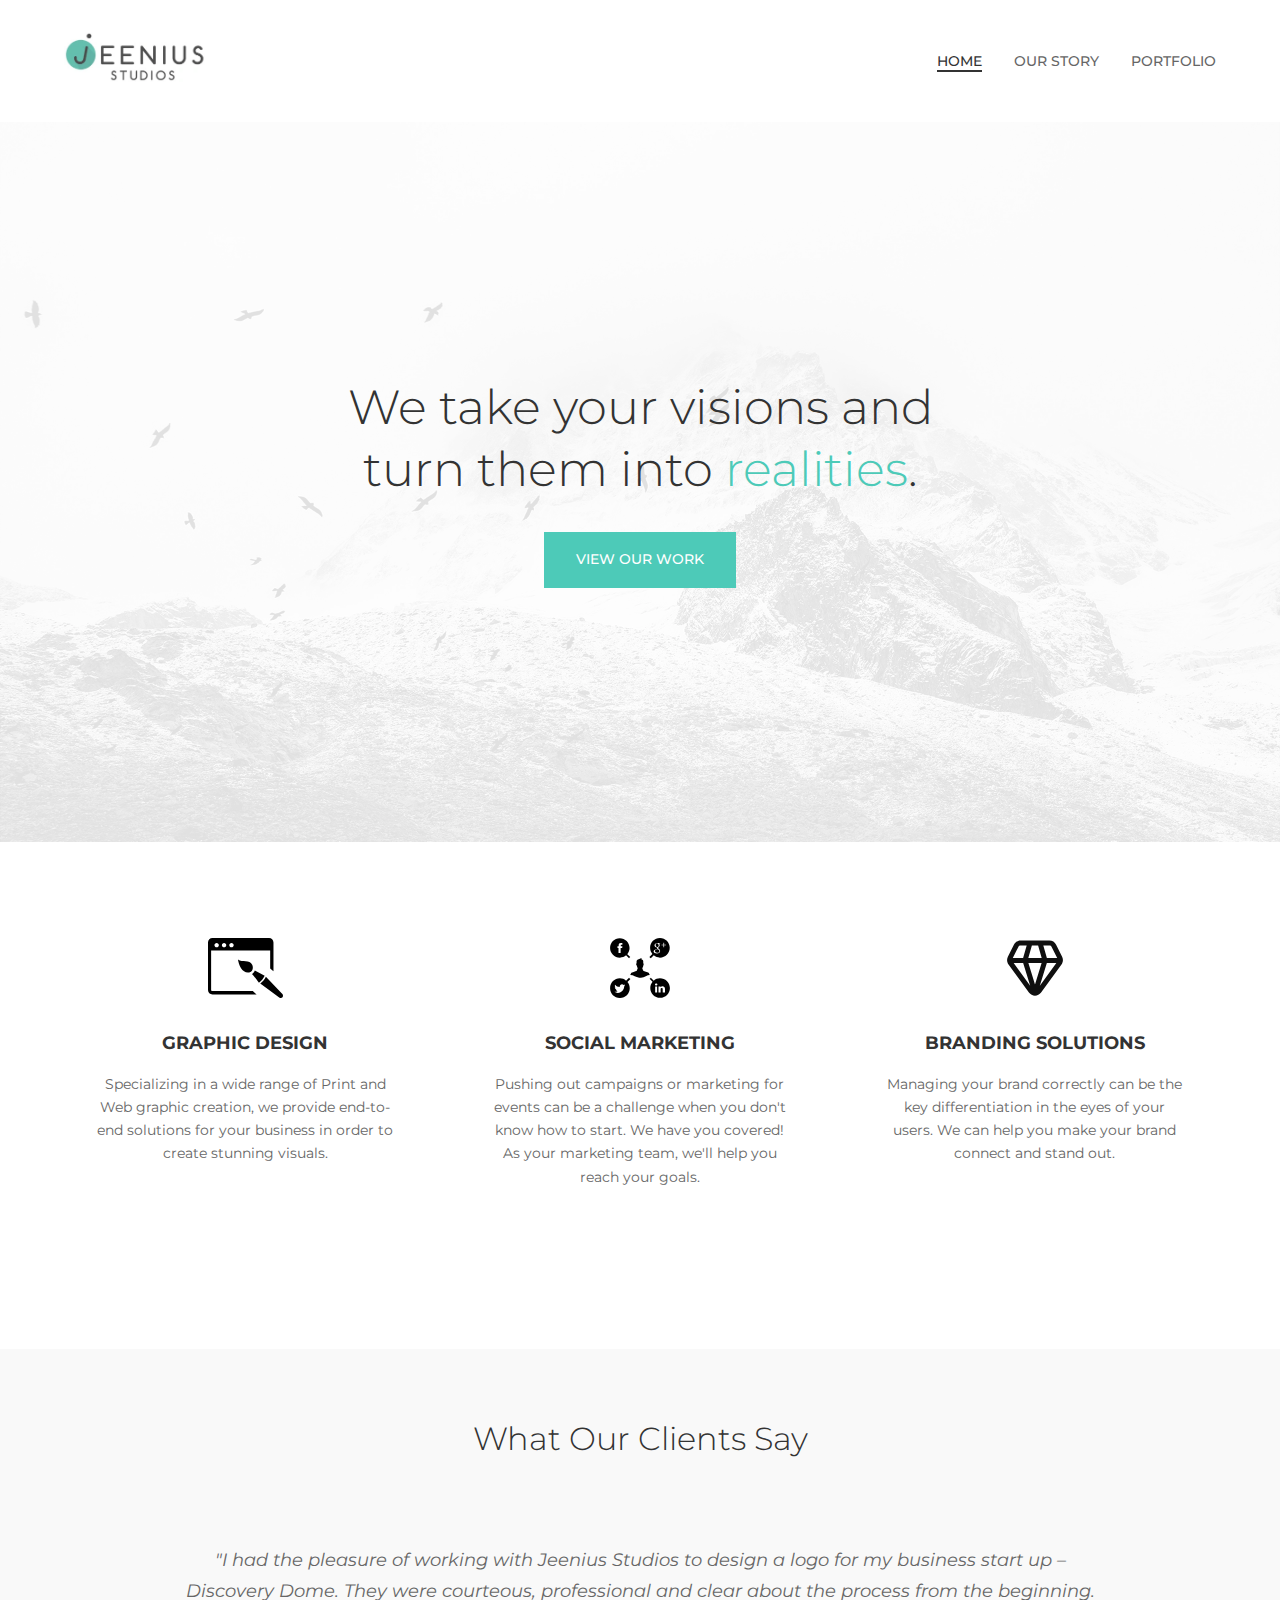
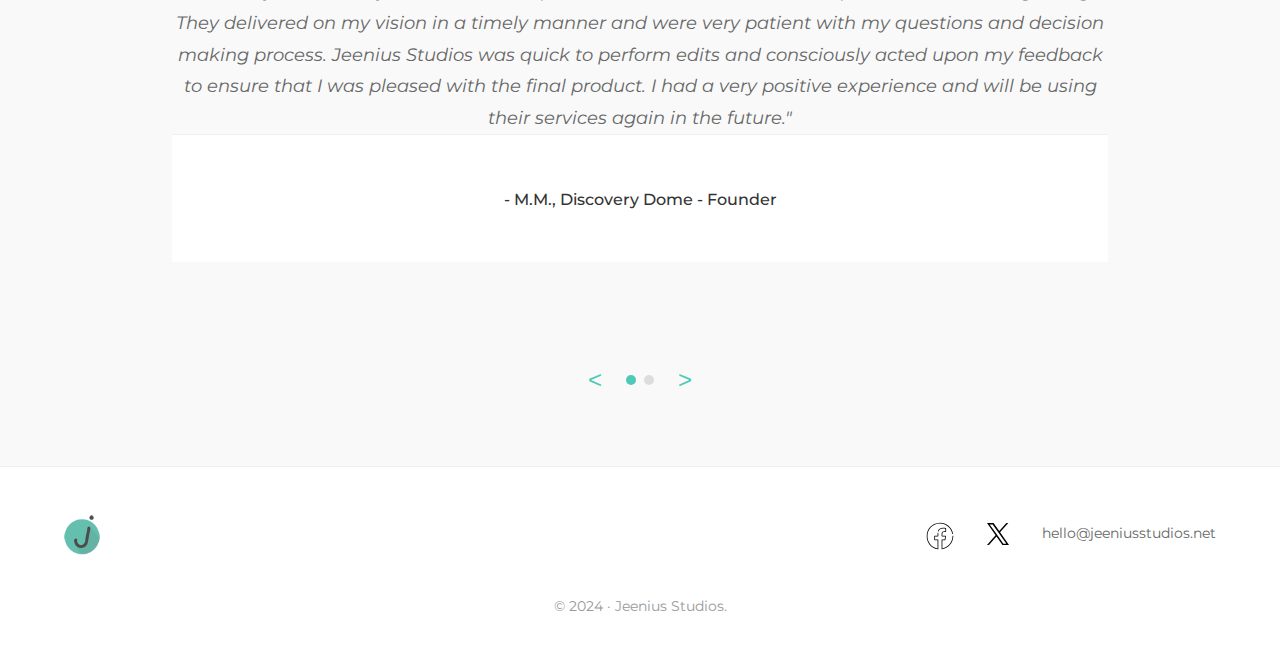
<file: index.html>
<!DOCTYPE html>
<html lang="en">
<head>
    <meta charset="UTF-8">
    <meta name="viewport" content="width=device-width, initial-scale=1.0">
    <title>Jeenius Studios</title>
    <link rel="stylesheet" href="css/styles.css">
    <link href="https://fonts.googleapis.com/css2?family=Montserrat:wght@300;400;500;600&display=swap" rel="stylesheet">
</head>
<body>
    <header>
        <nav class="main-nav">
            <div class="logo">
                <a href="./index.html"><img src="assets/js-header-logo.webp" alt="Jeenius Studios"></a>
            </div>
            <ul class="nav-links">
                <li><a href="./index.html" class="active">HOME</a></li>
                <li><a href="./our-story.html">OUR STORY</a></li>
                <li><a href="./portfolio.html">PORTFOLIO</a></li>
            </ul>
        </nav>
    </header>

    <main>
        <section class="hero">
            <div class="hero-content">
                <h1>We take your visions and<br>turn them into <span class="highlight">realities</span>.</h1>
                <a href="./portfolio.html" class="cta-button">VIEW OUR WORK</a>
            </div>
        </section>

        <section class="services">
            <div class="service-item">
                <div class="service-icon">
                    <img src="assets/graphic-design-icon.svg" alt="Graphic Design">
                </div>
                <h3>GRAPHIC DESIGN</h3>
                <p>Specializing in a wide range of Print and Web graphic creation, we provide end-to-end solutions for your business in order to create stunning visuals.</p>
            </div>

            <div class="service-item">
                <div class="service-icon">
                    <img src="assets/social-marketing-icon.svg" alt="Social Marketing">
                </div>
                <h3>SOCIAL MARKETING</h3>
                <p>Pushing out campaigns or marketing for events can be a challenge when you don't know how to start. We have you covered! As your marketing team, we'll help you reach your goals.</p>
            </div>

            <div class="service-item">
                <div class="service-icon">
                    <img src="assets/branding-icon.svg" alt="Branding Solutions">
                </div>
                <h3>BRANDING SOLUTIONS</h3>
                <p>Managing your brand correctly can be the key differentiation in the eyes of your users. We can help you make your brand connect and stand out.</p>
            </div>
        </section>

        <section class="testimonials">
            <h2>What Our Clients Say</h2>
            <div class="testimonial-carousel">
                <div class="testimonial-slides">
                    <div class="testimonial-slide">
                        <blockquote>
                            <p>"I had the pleasure of working with Jeenius Studios to design a logo for my business start up – Discovery Dome. They were courteous, professional and clear about the process from the beginning. They delivered on my vision in a timely manner and were very patient with my questions and decision making process. Jeenius Studios was quick to perform edits and consciously acted upon my feedback to ensure that I was pleased with the final product. I had a very positive experience and will be using their services again in the future."</p>
                            <footer>
                                <cite>- M.M., Discovery Dome - Founder</cite>
                            </footer>
                        </blockquote>
                    </div>
                    <div class="testimonial-slide">
                        <blockquote>
                            <p>"My experience with Jeenius Studios was a positive one from start to finish. We wanted to improve some aspects of our brand changing what the original brand stood for, and that is exactly what they helped us achieve. They consistently delivered according to our requirements, and maintained professionalism throughout the entire process. I would be very delighted to work again on another project with Jeenius Studios in the near future. I would highly recommend their service!"</p>
                            <footer>
                                <cite>- Mukarram Zaidi, Think for Actions, Founder</cite>
                            </footer>
                        </blockquote>
                    </div>
                </div>
                <div class="carousel-controls">
                    <button class="prev" aria-label="Previous testimonial">&lt;</button>
                    <div class="carousel-dots"></div>
                    <button class="next" aria-label="Next testimonial">&gt;</button>
                </div>
            </div>
        </section>
    </main>

    <footer>
        <div class="footer-content">
            <div class="footer-logo">
                <img src="assets/js-logo.webp" alt="Jeenius Studios">
            </div>
            <div class="social-links">
                <a href="https://www.facebook.com/jeeniusstudios"><img src="assets/facebook-icon.svg" alt="Facebook" style="width: 28px; height: 28px;"></a>
                <a href="https://x.com/jeeniusstudios"><img src="assets/x-icon.svg" alt="X"></a>
                <a href="mailto:hello@jeeniusstudios.net">hello@jeeniusstudios.net</a>
            </div>
        </div>
        <div class="copyright">
            © 2024 · Jeenius Studios.
        </div>
    </footer>

    <script src="js/main.js"></script>
    <script src="js/carousel.js"></script>
</body>
</html>
</file>
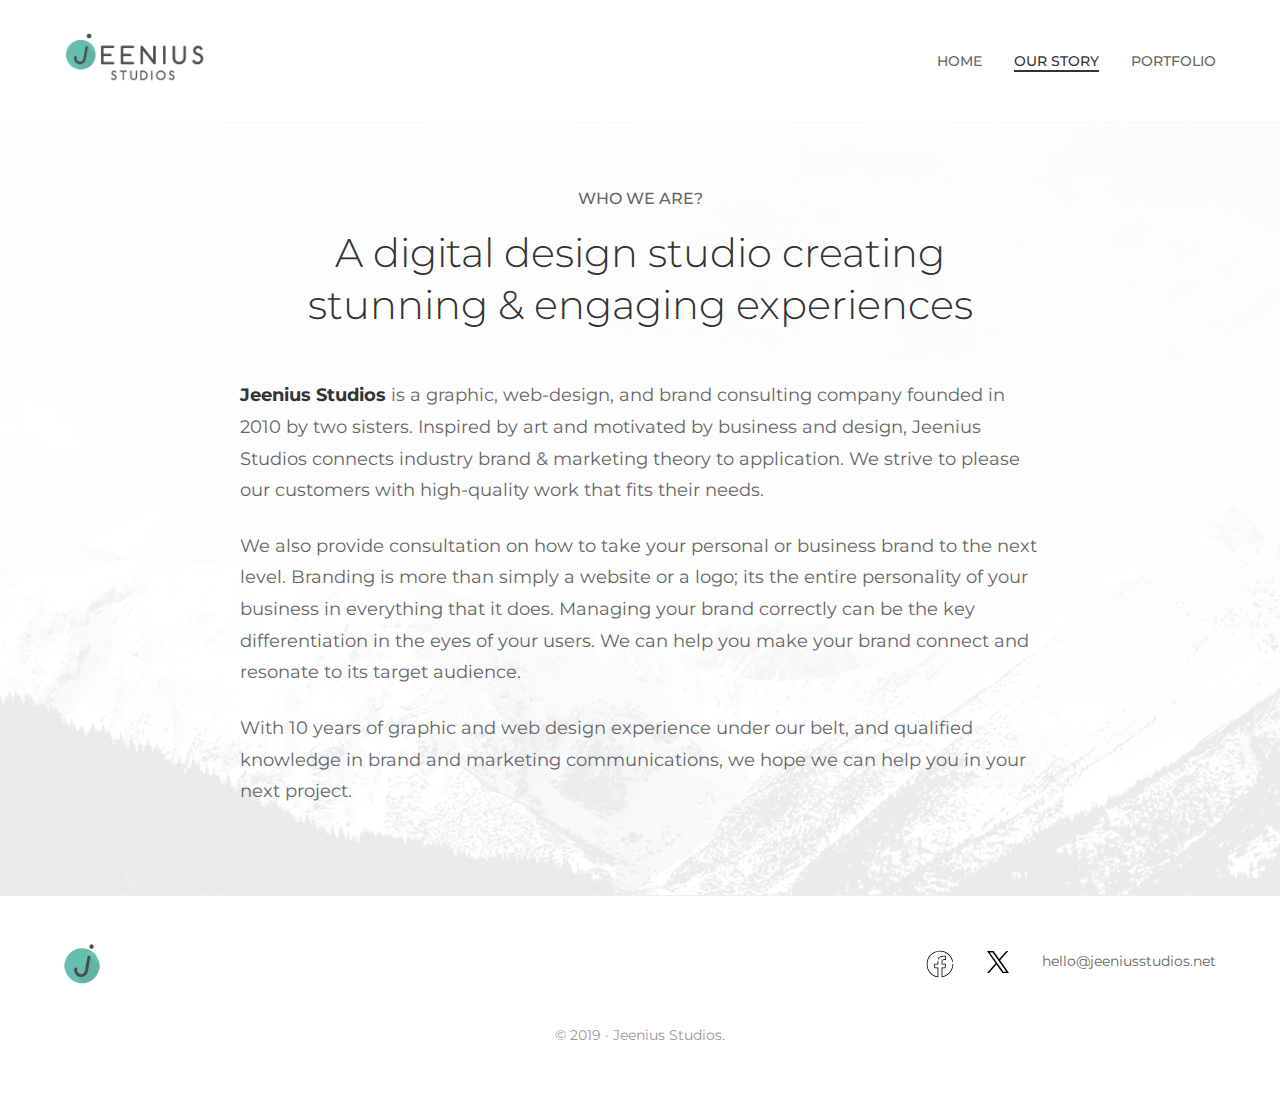
<file: our-story.html>
<!DOCTYPE html>
<html lang="en">
<head>
    <meta charset="UTF-8">
    <meta name="viewport" content="width=device-width, initial-scale=1.0">
    <title>Our Story - Jeenius Studios</title>
    <link rel="stylesheet" href="css/styles.css">
    <link href="https://fonts.googleapis.com/css2?family=Montserrat:wght@300;400;500;600&display=swap" rel="stylesheet">
</head>
<body>
    <header>
        <nav class="main-nav">
            <div class="logo">
                <a href="./index.html"><img src="assets/js-header-logo.webp" alt="Jeenius Studios"></a>
            </div>
            <ul class="nav-links">
                <li><a href="./index.html">HOME</a></li>
                <li><a href="./our-story.html" class="active">OUR STORY</a></li>
                <li><a href="./portfolio.html">PORTFOLIO</a></li>
            </ul>
        </nav>
    </header>

    <main>
        <section class="our-story">
            <div class="story-header">
                <h2 class="subtitle">WHO WE ARE?</h2>
                <h1>A digital design studio creating<br>stunning & engaging experiences</h1>
            </div>

            <div class="story-content">
                <p><strong>Jeenius Studios</strong> is a graphic, web-design, and brand consulting company founded in 2010 by two sisters. Inspired by art and motivated by business and design, Jeenius Studios connects industry brand & marketing theory to application. We strive to please our customers with high-quality work that fits their needs.</p>

                <p>We also provide consultation on how to take your personal or business brand to the next level. Branding is more than simply a website or a logo; its the entire personality of your business in everything that it does. Managing your brand correctly can be the key differentiation in the eyes of your users. We can help you make your brand connect and resonate to its target audience.</p>

                <p>With 10 years of graphic and web design experience under our belt, and qualified knowledge in brand and marketing communications, we hope we can help you in your next project.</p>
            </div>
        </section>
    </main>

    <footer>
        <div class="footer-content">
            <div class="footer-logo">
                <img src="assets/js-logo.webp" alt="Jeenius Studios">
            </div>
            <div class="social-links">
                <a href="https://www.facebook.com/jeeniusstudios"><img src="assets/facebook-icon.svg" alt="Facebook" style="width: 28px; height: 28px;"></a>
                <a href="https://x.com/jeeniusstudios"><img src="assets/x-icon.svg" alt="X"></a>
                <a href="mailto:hello@jeeniusstudios.net">hello@jeeniusstudios.net</a>
            </div>
        </div>
        <div class="copyright">
            © 2019 · Jeenius Studios.
        </div>
    </footer>

    <script src="js/main.js"></script>
</body>
</html>
</file>
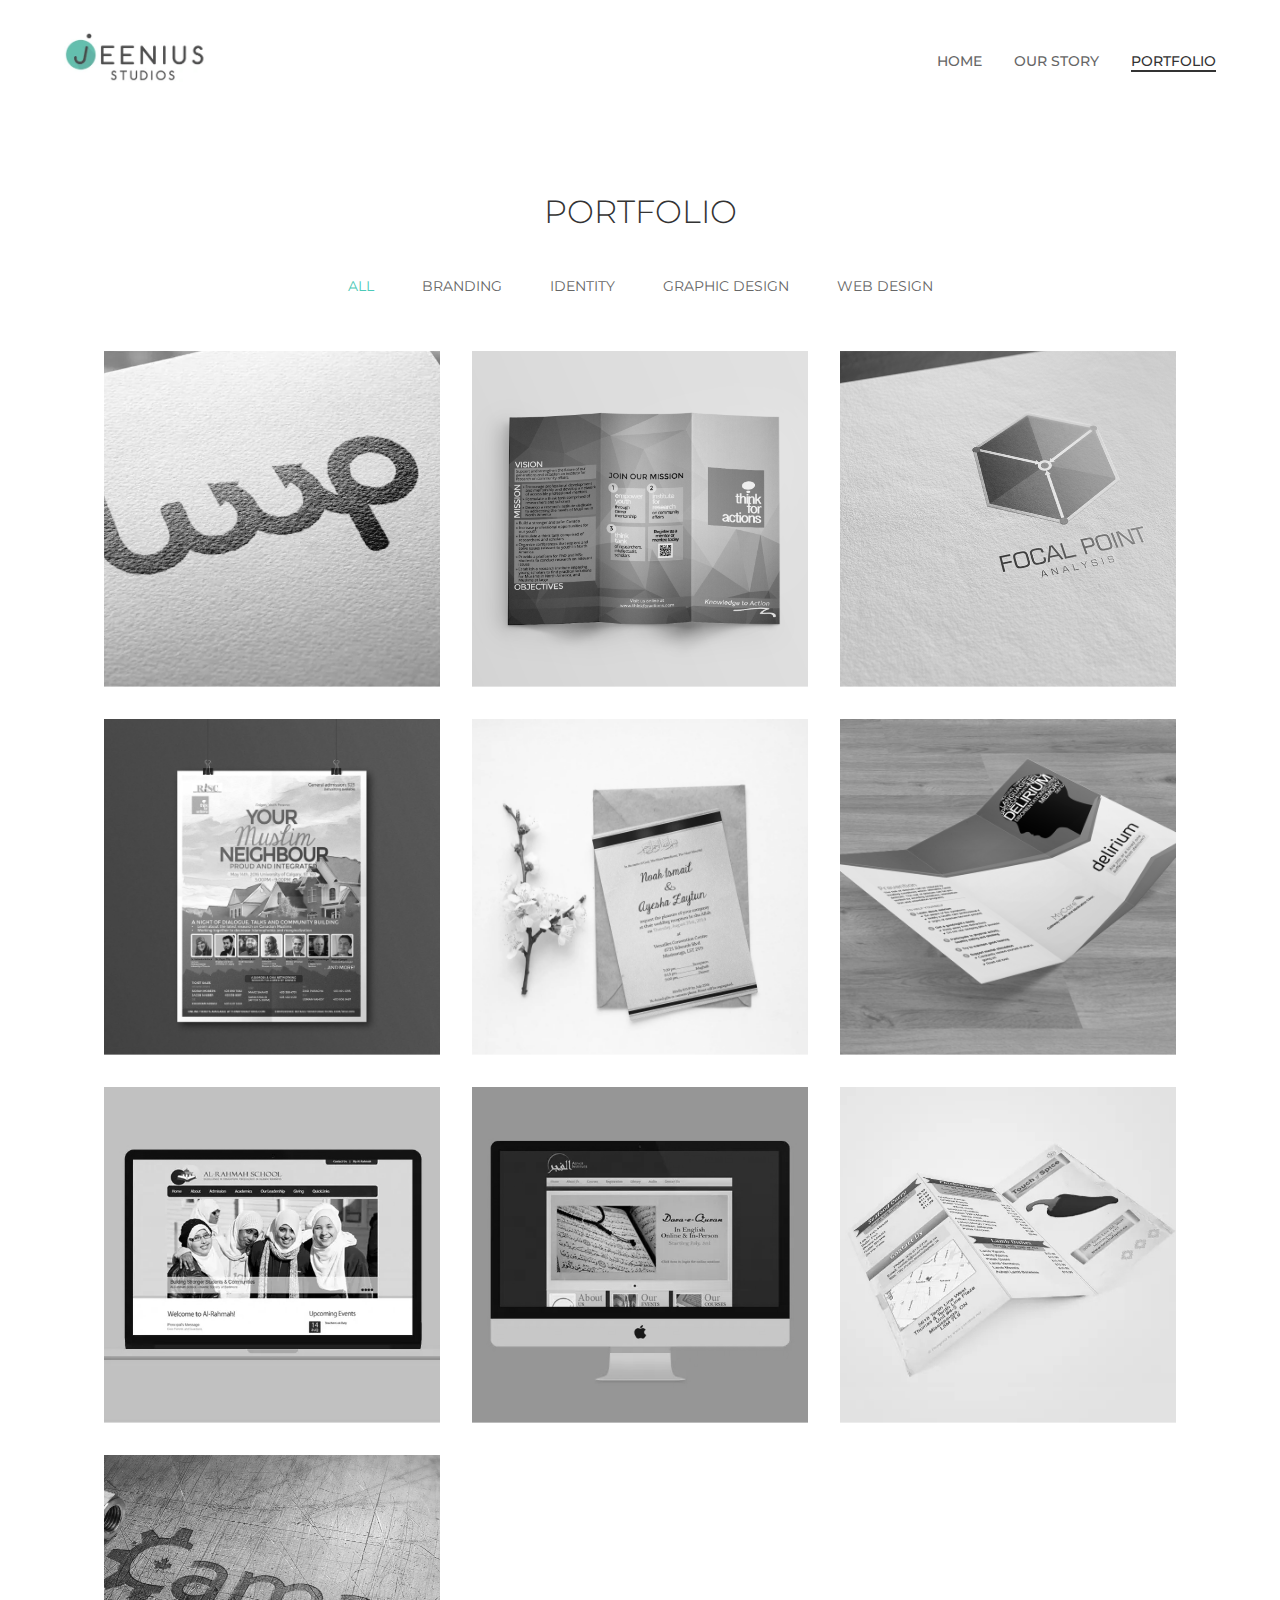
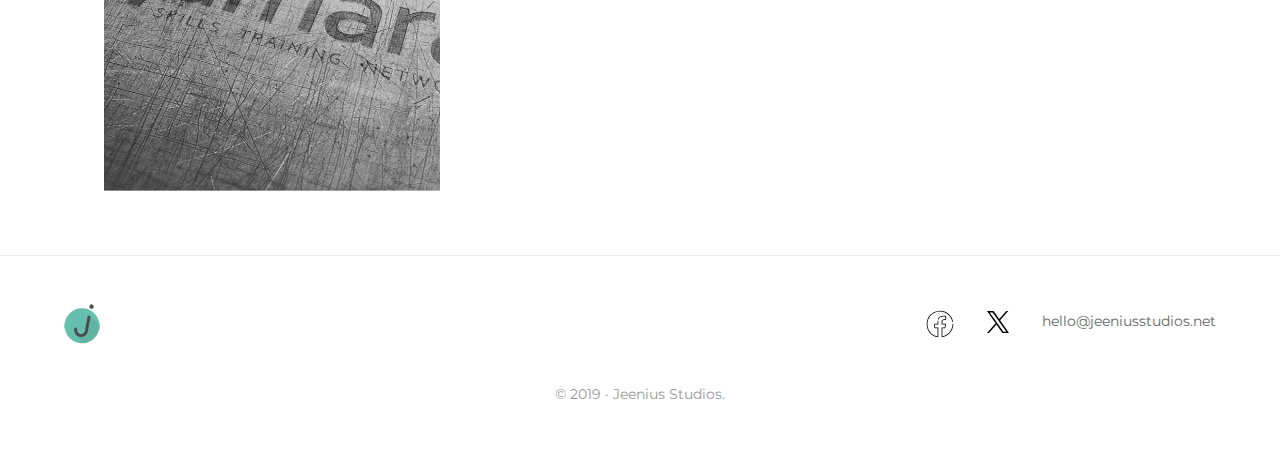
<file: portfolio.html>
<!DOCTYPE html>
<html lang="en">
<head>
    <meta charset="UTF-8">
    <meta name="viewport" content="width=device-width, initial-scale=1.0">
    <title>Portfolio - Jeenius Studios</title>
    <link rel="stylesheet" href="css/styles.css">
    <link href="https://fonts.googleapis.com/css2?family=Montserrat:wght@300;400;500;600&display=swap" rel="stylesheet">
</head>
<body>
    <header>
        <nav class="main-nav">
            <div class="logo">
                <a href="./index.html"><img src="assets/js-header-logo.webp" alt="Jeenius Studios"></a>
            </div>
            <ul class="nav-links">
                <li><a href="./index.html">HOME</a></li>
                <li><a href="./our-story.html">OUR STORY</a></li>
                <li><a href="./portfolio.html" class="active">PORTFOLIO</a></li>
            </ul>
        </nav>
    </header>

    <main>
        <section class="portfolio-page">
            <h1>PORTFOLIO</h1>
            
            <div class="portfolio-filters">
                <button class="filter-btn active" data-filter="all">ALL</button>
                <button class="filter-btn" data-filter="branding">BRANDING</button>
                <button class="filter-btn" data-filter="identity">IDENTITY</button>
                <button class="filter-btn" data-filter="graphic">GRAPHIC DESIGN</button>
                <button class="filter-btn" data-filter="web">WEB DESIGN</button>
            </div>

            <div class="portfolio-grid">
                <div class="portfolio-item" data-category="branding identity" data-project="luup">
                    <div class="portfolio-image">
                        <img src="assets/portfolio/luup.webp" alt="Luup Project">
                        <div class="portfolio-overlay">
                            <h3>LUUP</h3>
                        </div>
                    </div>
                </div>

                <div class="portfolio-item" data-category="graphic" data-project="think-for-actions">
                    <div class="portfolio-image">
                        <img src="assets/portfolio/think-for-actions.webp" alt="Think For Actions Project">
                        <div class="portfolio-overlay">
                            <h3>THINK FOR ACTIONS</h3>
                        </div>
                    </div>
                </div>

                <div class="portfolio-item" data-category="branding identity" data-project="focal-point">
                    <div class="portfolio-image">
                        <img src="assets/portfolio/focal-point.webp" alt="Focal Point Project">
                        <div class="portfolio-overlay">
                            <h3>FOCAL POINT</h3>
                        </div>
                    </div>
                </div>

                <div class="portfolio-item" data-category="graphic web" data-project="muslim-neighbour">
                    <div class="portfolio-image">
                        <img src="assets/portfolio/muslim-neighbour.webp" alt="Your Muslim Neighbour Project">
                        <div class="portfolio-overlay">
                            <h3>YOUR MUSLIM NEIGHBOUR</h3>
                        </div>
                    </div>
                </div>

                <div class="portfolio-item" data-category="graphic" data-project="wedding-invitation">
                    <div class="portfolio-image">
                        <img src="assets/portfolio/wedding-invitation.webp" alt="Wedding Invitation Project">
                        <div class="portfolio-overlay">
                            <h3>WEDDING INVITATION</h3>
                        </div>
                    </div>
                </div>

                <div class="portfolio-item" data-category="graphic" data-project="gateway-health">
                    <div class="portfolio-image">
                        <img src="assets/portfolio/gateway-health.webp" alt="Gateway Health Project">
                        <div class="portfolio-overlay">
                            <h3>GATEWAY HEALTH</h3>
                        </div>
                    </div>
                </div>

                <div class="portfolio-item" data-category="web" data-project="al-rahmah">
                    <div class="portfolio-image">
                        <img src="assets/portfolio/al-rahmah.webp" alt="Al-Rahmah School Project">
                        <div class="portfolio-overlay">
                            <h3>AL-RAHMAH SCHOOL</h3>
                        </div>
                    </div>
                </div>

                <div class="portfolio-item" data-category="web" data-project="al-fajr">
                    <div class="portfolio-image">
                        <img src="assets/portfolio/al-fajr.webp" alt="Al-Fajr Institute Project">
                        <div class="portfolio-overlay">
                            <h3>AL-FAJR INSTITUTE</h3>
                        </div>
                    </div>
                </div>

                <div class="portfolio-item" data-category="graphic" data-project="touch-of-spice">
                    <div class="portfolio-image">
                        <img src="assets/portfolio/touch-of-spice.webp" alt="Touch of Spice Project">
                        <div class="portfolio-overlay">
                            <h3>TOUCH OF SPICE</h3>
                        </div>
                    </div>
                </div>

                <div class="portfolio-item" data-category="graphic" data-project="camara">
                    <div class="portfolio-image">
                        <img src="assets/portfolio/camara.webp" alt="Camara Project">
                        <div class="portfolio-overlay">
                            <h3>CAMARA</h3>
                        </div>
                    </div>
                </div>
            </div>
        </section>
    </main>

    <footer>
        <div class="footer-content">
            <div class="footer-logo">
                <img src="assets/js-logo.webp" alt="Jeenius Studios">
            </div>
            <div class="social-links">
                <a href="https://www.facebook.com/jeeniusstudios"><img src="assets/facebook-icon.svg" alt="Facebook" style="width: 28px; height: 28px;"></a>
                <a href="https://x.com/jeeniusstudios"><img src="assets/x-icon.svg" alt="X"></a>
                <a href="mailto:hello@jeeniusstudios.net">hello@jeeniusstudios.net</a>
            </div>
        </div>
        <div class="copyright">
            © 2019 · Jeenius Studios.
        </div>
    </footer>

    <script src="js/projectData.js"></script>
    <script src="js/main.js"></script>
    <script src="js/portfolio.js"></script>
</body>
</html>
</file>
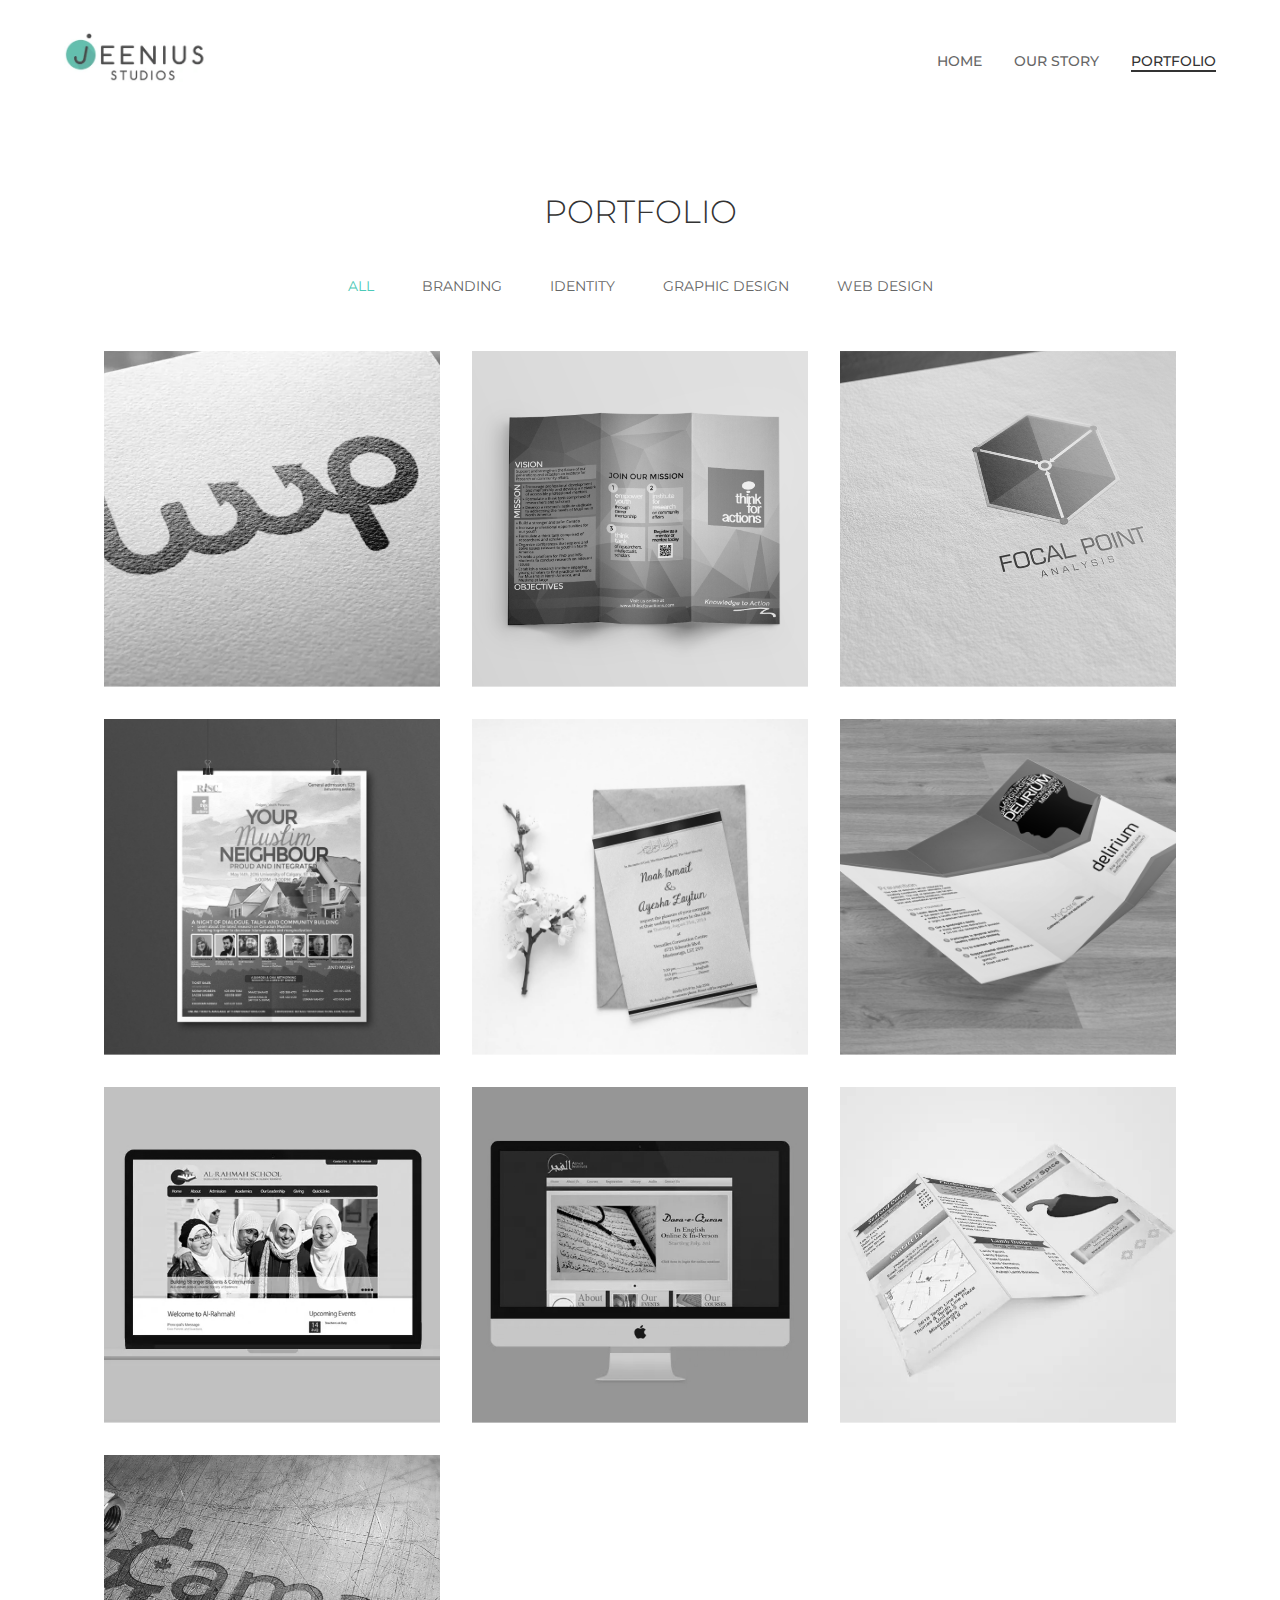
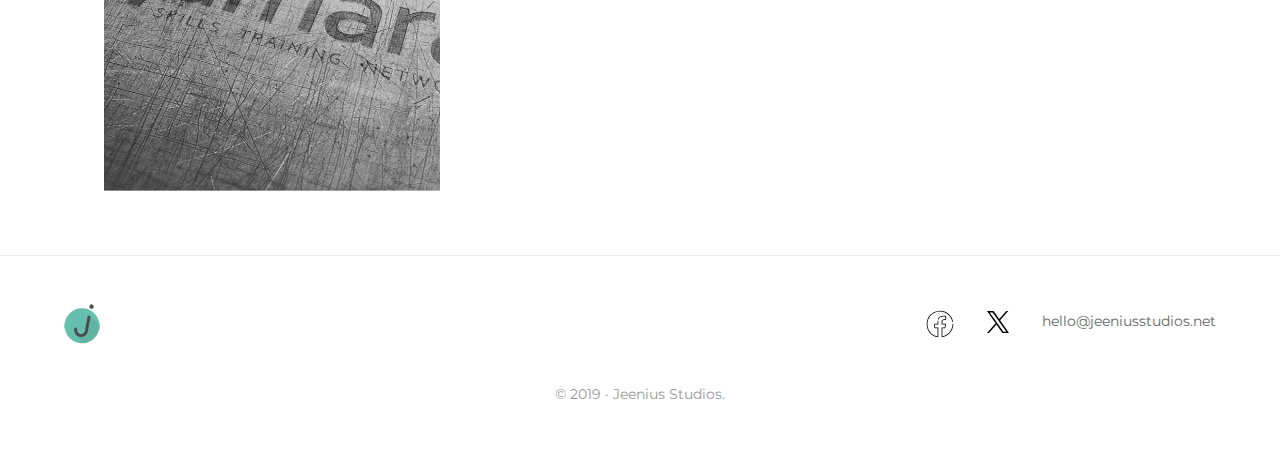
<file: project-detail.html>
<!DOCTYPE html>
<html lang="en">
<head>
    <meta charset="UTF-8">
    <meta name="viewport" content="width=device-width, initial-scale=1.0">
    <title>Project - Jeenius Studios</title>
    <link rel="stylesheet" href="css/styles.css">
    <link href="https://fonts.googleapis.com/css2?family=Montserrat:wght@300;400;500;600&display=swap" rel="stylesheet">
</head>
<body>
    <header>
        <nav class="main-nav">
            <div class="logo">
                <a href="./index.html"><img src="assets/js-header-logo.webp" alt="Jeenius Studios"></a>
            </div>
            <ul class="nav-links">
                <li><a href="./index.html">HOME</a></li>
                <li><a href="./our-story.html">OUR STORY</a></li>
                <li><a href="./portfolio.html">PORTFOLIO</a></li>
            </ul>
        </nav>
    </header>

    <main>
        <section class="project-detail">
            <div class="back-link">
                <a href="./portfolio.html">
                    <svg width="24" height="24" viewBox="0 0 24 24" fill="none" xmlns="http://www.w3.org/2000/svg">
                        <path d="M19 12H5M5 12L12 19M5 12L12 5" stroke="currentColor" stroke-width="2" stroke-linecap="round" stroke-linejoin="round"/>
                    </svg>
                    Back to Portfolio
                </a>
            </div>
            <div class="project-content">
                <div class="project-gallery">
                    <div class="gallery-main">
                        <img src="" alt="Project Image" id="projectImage">
                        <div class="image-caption" id="projectImageCaption"></div>
                    </div>
                    <div class="gallery-grid" id="projectGallery">
                        <!-- Additional images will be inserted here by JavaScript -->
                    </div>
                </div>
                <div class="project-info">
                    <h1 id="projectTitle"></h1>
                    <div id="projectCategories" class="project-categories"></div>
                    <p id="projectDescription"></p>
                    <div class="project-details">
                        <div class="detail-item">
                            <h4>Client</h4>
                            <p id="projectClient"></p>
                        </div>
                        <div class="detail-item">
                            <h4>Services</h4>
                            <p id="projectServices"></p>
                        </div>
                        <div class="detail-item">
                            <h4>Year</h4>
                            <p id="projectYear"></p>
                        </div>
                    </div>
                </div>
            </div>
        </section>
    </main>

    <footer>
        <div class="footer-content">
            <div class="footer-logo">
                <img src="assets/js-logo.webp" alt="Jeenius Studios">
            </div>
            <div class="social-links">
                <a href="https://www.facebook.com/jeeniusstudios"><img src="assets/facebook-icon.svg" alt="Facebook" style="width: 28px; height: 28px;"></a>
                <a href="https://x.com/jeeniusstudios"><img src="assets/x-icon.svg" alt="X"></a>
                <a href="mailto:hello@jeeniusstudios.net">hello@jeeniusstudios.net</a>
            </div>
        </div>
        <div class="copyright">
            © 2019 · Jeenius Studios.
        </div>
    </footer>

    <script src="js/projectData.js"></script>
    <script src="js/project-detail.js"></script>
</body>
</html>
</file>
<file: css/styles.css>
/* Reset and base styles */
* {
    margin: 0;
    padding: 0;
    box-sizing: border-box;
}

body {
    font-family: 'Montserrat', sans-serif;
    line-height: 1.6;
    color: #333;
}

/* Navigation */
.main-nav {
    display: flex;
    justify-content: space-between;
    align-items: center;
    padding: 2rem 4rem;
    background: white;
}

.logo img {
    height: 50px;
}

.nav-links {
    display: flex;
    list-style: none;
    gap: 2rem;
}

.nav-links a {
    text-decoration: none;
    color: #666;
    font-size: 0.9rem;
    font-weight: 500;
    transition: color 0.3s;
}

.nav-links a.active {
    color: #333;
    border-bottom: 2px solid #333;
}

/* Hero Section */
.hero {
    background-image: url('../assets/bg-index.webp');
    background-size: cover;
    background-position: center;
    height: 80vh;
    position: relative;
    display: flex;
    align-items: center;
    justify-content: center;
    padding: 0 4rem;
}

.hero::before {
    content: '';
    position: absolute;
    top: 0;
    left: 0;
    right: 0;
    bottom: 0;
    background: rgba(255, 255, 255, 0.7);
}

.hero-content {
    position: relative;
    z-index: 1;
    text-align: center;
    width: 100%;
}

.hero h1 {
    font-size: 3rem;
    font-weight: 300;
    line-height: 1.3;
    margin-bottom: 2rem;
}

.highlight {
    color: #4DCAB8;
}

.cta-button {
    display: inline-block;
    padding: 1rem 2rem;
    background-color: #4DCAB8;
    color: white;
    text-decoration: none;
    font-size: 0.9rem;
    font-weight: 500;
    transition: background-color 0.3s;
}

.cta-button:hover {
    background-color: #3db9a7;
}

/* Services Section */
.services {
    display: grid;
    grid-template-columns: repeat(3, 1fr);
    gap: 2rem;
    padding: 4rem;
    background: white;
}

.service-item {
    text-align: center;
    padding: 2rem;
}

.service-icon {
    margin-bottom: 1.5rem;
}

.service-icon img {
    height: 60px;
}

.service-item h3 {
    font-size: 1.1rem;
    margin-bottom: 1rem;
    color: #333;
}

.service-item p {
    color: #666;
    font-size: 0.9rem;
}

/* Latest Project Section */
.latest-project {
    padding: 4rem;
    background: #f9f9f9;
}

.latest-project h2 {
    text-align: center;
    font-size: 1.5rem;
    margin-bottom: 3rem;
    font-weight: 400;
}

.project-content {
    display: grid;
    grid-template-columns: 1fr 1fr;
    gap: 3rem;
    align-items: center;
}

.project-info h3 {
    font-size: 2rem;
    font-weight: 300;
    margin-bottom: 1.5rem;
}

.view-project {
    color: #4DCAB8;
    text-decoration: none;
    font-weight: 500;
}

.project-image img {
    width: 100%;
    border-radius: 4px;
    box-shadow: 0 4px 12px rgba(0,0,0,0.1);
}

/* Portfolio Section */
.portfolio {
    padding: 4rem;
}

.portfolio h2 {
    text-align: center;
    font-size: 1.5rem;
    margin-bottom: 3rem;
    font-weight: 400;
}

.portfolio-grid {
    display: grid;
    grid-template-columns: repeat(3, 1fr);
    gap: 2rem;
}

/* Footer */
footer {
    padding: 3rem 4rem;
    background: white;
    border-top: 1px solid #eee;
}

.footer-content {
    display: flex;
    justify-content: space-between;
    align-items: center;
    margin-bottom: 2rem;
}

.footer-logo img {
    height: 40px;
}

.social-links {
    display: flex;
    gap: 2rem;
}

.social-links a {
    color: #666;
    text-decoration: none;
    font-size: 0.9rem;
    transition: color 0.3s;
}

.social-links a:hover {
    color: #4DCAB8;
}

.copyright {
    text-align: center;
    color: #999;
    font-size: 0.9rem;
}

/* Responsive Design */
@media (max-width: 1024px) {
    .services {
        grid-template-columns: repeat(2, 1fr);
    }
    
    .portfolio-grid {
        grid-template-columns: repeat(2, 1fr);
    }
}

@media (max-width: 768px) {
    .main-nav {
        padding: 1rem 2rem;
        flex-direction: column;
        gap: 1rem;
    }

    .hero {
        padding: 0 2rem;
        height: 70vh;
    }

    .hero h1 {
        font-size: 2rem;
    }

    .services {
        grid-template-columns: 1fr;
        padding: 2rem;
    }

    .project-content {
        grid-template-columns: 1fr;
    }

    .portfolio-grid {
        grid-template-columns: 1fr;
    }

    .footer-content {
        flex-direction: column;
        gap: 1rem;
    }
}

/* Our Story Page */
.our-story {
    padding: 4rem;
    width: 100%;
    min-height: 80vh;
    background-image: url('../assets/bg-ourstory.webp');
    background-size: cover;
    background-position: center;
    position: relative;
}

/* Content container for max-width constraint */
.story-header, .story-content {
    position: relative;
    z-index: 1;
    max-width: 1200px;
    margin: 0 auto;
}

.our-story::before {
    content: '';
    position: absolute;
    top: 0;
    left: 0;
    right: 0;
    bottom: 0;
    background: rgba(255, 255, 255, 0.9);
    z-index: 0;
}

.story-header {
    text-align: center;
    margin-bottom: 3rem;
}

.subtitle {
    color: #666;
    font-size: 1rem;
    font-weight: 500;
    margin-bottom: 1rem;
    text-transform: uppercase;
}

.story-header h1 {
    font-size: 2.5rem;
    font-weight: 300;
    line-height: 1.3;
    color: #333;
}

.story-content {
    max-width: 800px;
    margin: 0 auto;
}

.story-content p {
    margin-bottom: 1.5rem;
    color: #666;
    font-size: 1.1rem;
    line-height: 1.8;
}

.story-content p strong {
    color: #333;
}

/* Testimonials Section */
.testimonials {
    background: #f9f9f9;
    padding: 4rem;
    margin-top: 4rem;
}

.testimonials h2 {
    text-align: center;
    font-size: 2rem;
    font-weight: 300;
    margin-bottom: 3rem;
    color: #333;
}

.testimonial-carousel {
    max-width: 1000px;
    margin: 0 auto;
    position: relative;
}

.testimonial-slides {
    overflow: hidden;
    position: relative;
}

.testimonial-slide {
    padding: 2rem;
    text-align: center;
    display: none;
}

.testimonial-slide.active {
    display: block;
    animation: fadeIn 0.5s ease-in-out;
}

.testimonial-slide blockquote {
    font-size: 1.1rem;
    line-height: 1.8;
    color: #666;
    margin-bottom: 2rem;
    font-style: italic;
}

.testimonial-slide cite {
    font-style: normal;
    color: #333;
    font-weight: 500;
    font-size: 1rem;
}

.carousel-controls {
    display: flex;
    justify-content: center;
    align-items: center;
    gap: 1rem;
    margin-top: 2rem;
}

.carousel-controls button {
    background: none;
    border: none;
    font-size: 1.5rem;
    color: #4DCAB8;
    cursor: pointer;
    padding: 0.5rem;
    transition: color 0.3s;
}

.carousel-controls button:hover {
    color: #3db9a7;
}

.carousel-dots {
    display: flex;
    gap: 0.5rem;
}

.carousel-dot {
    width: 10px;
    height: 10px;
    border-radius: 50%;
    background: #ddd;
    cursor: pointer;
    transition: background-color 0.3s;
}

.carousel-dot.active {
    background: #4DCAB8;
}

@keyframes fadeIn {
    from {
        opacity: 0;
        transform: translateY(20px);
    }
    to {
        opacity: 1;
        transform: translateY(0);
    }
}

/* Responsive styles for Our Story page */
@media (max-width: 768px) {
    .our-story {
        padding: 2rem;
    }

    .story-header h1 {
        font-size: 2rem;
    }

    .story-content p {
        font-size: 1rem;
    }

    .testimonials {
        padding: 2rem;
    }

    .testimonial-slide blockquote {
        font-size: 1rem;
    }
}

/* Portfolio Page Styles */
.portfolio-page {
    padding: 4rem;
    max-width: 1200px;
    margin: 0 auto;
}

.portfolio-page h1 {
    text-align: center;
    font-size: 2rem;
    font-weight: 300;
    margin-bottom: 2rem;
    text-transform: uppercase;
}

.portfolio-filters {
    display: flex;
    justify-content: center;
    gap: 1rem;
    margin-bottom: 3rem;
}

.filter-btn {
    background: none;
    border: none;
    padding: 0.5rem 1rem;
    font-size: 0.9rem;
    color: #666;
    cursor: pointer;
    transition: color 0.3s;
    font-family: 'Montserrat', sans-serif;
}

.filter-btn:hover,
.filter-btn.active {
    color: #4DCAB8;
}

.portfolio-grid {
    display: grid;
    grid-template-columns: repeat(3, 1fr);
    gap: 2rem;
}

.portfolio-item {
    position: relative;
    cursor: pointer;
}

.portfolio-image {
    position: relative;
    overflow: hidden;
    aspect-ratio: 1;
}

.portfolio-image img {
    width: 100%;
    height: 100%;
    object-fit: cover;
    filter: grayscale(100%);
    transition: filter 0.3s ease;
}

.portfolio-item:hover .portfolio-image img {
    filter: grayscale(0%);
}

.portfolio-overlay {
    position: absolute;
    bottom: 0;
    left: 0;
    right: 0;
    background: rgba(255, 255, 255, 0.9);
    padding: 1rem;
    transform: translateY(100%);
    transition: transform 0.3s ease;
}

.portfolio-item:hover .portfolio-overlay {
    transform: translateY(0);
}

.portfolio-overlay h3 {
    margin: 0;
    font-size: 1rem;
    font-weight: 500;
    color: #333;
    text-align: center;
}

/* Modal Styles */
.modal {
    display: none;
    position: fixed;
    top: 0;
    left: 0;
    right: 0;
    bottom: 0;
    background: rgba(0, 0, 0, 0.8);
    z-index: 1000;
    overflow-y: auto;
    padding: 2rem;
}

.modal.active {
    display: block;
}

.modal-content {
    background: white;
    max-width: 1000px;
    margin: 2rem auto;
    position: relative;
    border-radius: 4px;
    overflow: hidden;
}

.modal-close {
    position: absolute;
    top: 1rem;
    right: 1rem;
    background: none;
    border: none;
    font-size: 2rem;
    color: white;
    cursor: pointer;
    z-index: 1;
    padding: 0.5rem;
    line-height: 1;
}

.modal-body {
    display: grid;
    grid-template-columns: 2fr 1fr;
    gap: 2rem;
}

.modal-image {
    position: relative;
}

.modal-image img {
    width: 100%;
    height: auto;
}

.modal-info {
    padding: 2rem;
}

.modal-title {
    font-size: 1.5rem;
    font-weight: 300;
    margin-bottom: 1rem;
    color: #333;
}

.modal-categories {
    display: flex;
    gap: 0.5rem;
    margin-bottom: 1.5rem;
}

.modal-category {
    font-size: 0.8rem;
    color: #4DCAB8;
    text-transform: uppercase;
}

.modal-description {
    color: #666;
    line-height: 1.6;
    margin-bottom: 2rem;
}

.modal-details {
    display: grid;
    gap: 1rem;
}

.detail-item h4 {
    font-size: 0.9rem;
    color: #333;
    margin-bottom: 0.25rem;
}

.detail-item p {
    color: #666;
    font-size: 0.9rem;
}

/* Responsive styles for portfolio */
@media (max-width: 1024px) {
    .portfolio-grid {
        grid-template-columns: repeat(2, 1fr);
    }

    .modal-body {
        grid-template-columns: 1fr;
    }
}

@media (max-width: 768px) {
    .portfolio-page {
        padding: 2rem;
    }

    .portfolio-filters {
        flex-wrap: wrap;
    }

    .portfolio-grid {
        grid-template-columns: 1fr;
    }

    .modal {
        padding: 1rem;
    }

    .modal-info {
        padding: 1rem;
    }
}

/* Project Detail Page Styles */
.project-detail {
    padding: 2rem;
    max-width: 1200px;
    margin: 0 auto;
}

.back-link {
    margin-bottom: 2rem;
}

.back-link a {
    display: inline-flex;
    align-items: center;
    gap: 0.5rem;
    color: #666;
    text-decoration: none;
    font-size: 0.9rem;
    transition: color 0.3s;
}

.back-link a:hover {
    color: #4DCAB8;
}

.back-link svg {
    width: 20px;
    height: 20px;
}

.project-content {
    display: grid;
    grid-template-columns: 1fr 1fr;
    gap: 2rem;
    align-items: start;
}

.project-image img {
    width: 100%;
    height: auto;
    border-radius: 4px;
}

.project-info {
    padding: 1rem;
}

.project-info h1 {
    margin-bottom: 1rem;
    font-size: 2.5rem;
}

.project-categories {
    margin-bottom: 1.5rem;
}

.project-category {
    display: inline-block;
    padding: 0.25rem 0.5rem;
    background-color: #f0f0f0;
    border-radius: 4px;
    margin-right: 0.5rem;
    font-size: 0.9rem;
}

.project-details {
    margin-top: 2rem;
    display: grid;
    grid-template-columns: repeat(auto-fit, minmax(200px, 1fr));
    gap: 1.5rem;
}

.detail-item h4 {
    font-weight: 600;
    margin-bottom: 0.5rem;
    color: #666;
}

@media (max-width: 768px) {
    .project-content {
        grid-template-columns: 1fr;
    }
}

/* Project Gallery Styles */
.project-gallery {
    display: flex;
    flex-direction: column;
    gap: 1rem;
}

.gallery-main {
    width: 100%;
    margin-bottom: 1rem;
    position: relative;
}

.gallery-main img {
    width: 100%;
    height: auto;
    border-radius: 4px;
    box-shadow: 0 2px 8px rgba(0,0,0,0.1);
    display: block;
}

.gallery-grid {
    display: grid;
    grid-template-columns: repeat(auto-fill, minmax(120px, 1fr));
    gap: 1rem;
}

.gallery-item {
    position: relative;
    cursor: pointer;
    transition: opacity 0.3s;
}

.gallery-item:hover {
    opacity: 0.8;
}

.gallery-item img {
    width: 100%;
    height: 120px;
    object-fit: cover;
    border-radius: 4px;
    box-shadow: 0 2px 4px rgba(0,0,0,0.1);
}

/* Update project content grid for better gallery display */
.project-content {
    grid-template-columns: 3fr 2fr;
    gap: 3rem;
}

/* Responsive adjustments */
@media (max-width: 1024px) {
    .project-content {
        grid-template-columns: 1fr;
    }

    .gallery-grid {
        grid-template-columns: repeat(auto-fill, minmax(100px, 1fr));
    }

    .gallery-item img {
        height: 100px;
    }
}

@media (max-width: 768px) {
    .gallery-grid {
        grid-template-columns: repeat(auto-fill, minmax(80px, 1fr));
    }

    .gallery-item img {
        height: 80px;
    }
}

.image-caption {
    position: absolute;
    bottom: 0;
    left: 0;
    right: 0;
    padding: 1rem;
    background: rgba(0, 0, 0, 0.7);
    color: white;
    font-size: 0.9rem;
    line-height: 1.5;
    border-bottom-left-radius: 4px;
    border-bottom-right-radius: 4px;
    transform: translateY(0);
    transition: transform 0.3s ease;
}

/* Optional: Hide caption by default and show on hover */
.gallery-main:hover .image-caption {
    transform: translateY(0);
}
</file>
